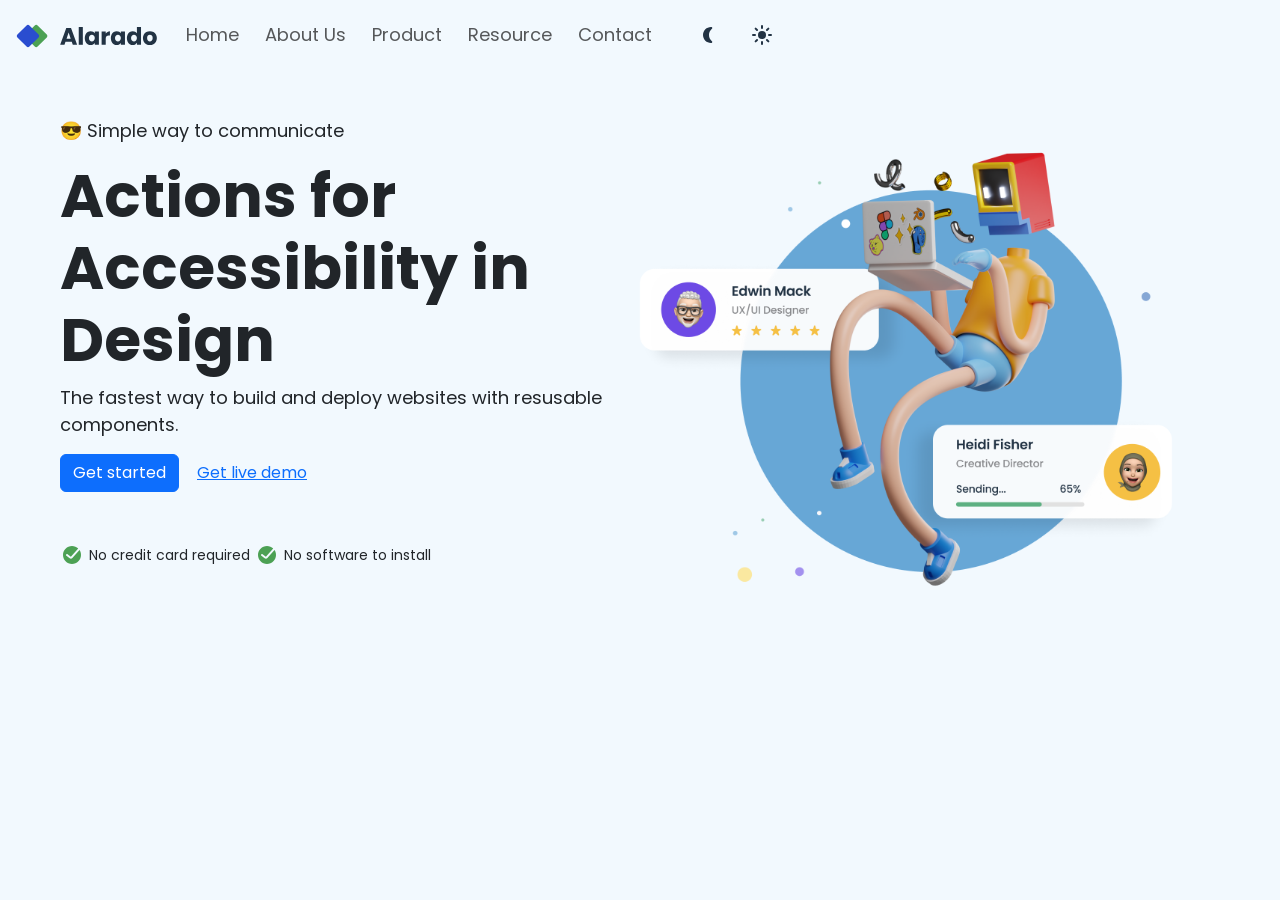
<file: index.html>
<!doctype html>
<html lang="en">

<head>
  <meta charset="utf-8">
  <meta name="viewport" content="width=device-width, initial-scale=1">
  <title>Simple Homepage-Alarado </title>
  <link href="https://cdn.jsdelivr.net/npm/bootstrap@5.3.3/dist/css/bootstrap.min.css" rel="stylesheet"
    integrity="sha384-QWTKZyjpPEjISv5WaRU9OFeRpok6YctnYmDr5pNlyT2bRjXh0JMhjY6hW+ALEwIH" crossorigin="anonymous">
  <link rel="preconnect" href="https://fonts.googleapis.com">
  <link rel="preconnect" href="https://fonts.gstatic.com" crossorigin>
  <link href="https://fonts.googleapis.com/css2?family=Poppins:wght@400;500;600;700&display=swap" rel="stylesheet">
  <link id="theme-style" rel="stylesheet" href="light-mode.css">
</head>

<body>
  <main>
    <nav class="navbar navbar-expand-lg">
      <div class="container-fluid px-3">
        <a class="navbar-brand" href="#">
          <img src="./public/alarado-icon-homepage.svg" alt="Alarado-icon" id="brand-icon">
        </a>
        <button class="navbar-toggler" type="button" data-bs-toggle="collapse" data-bs-target="#navbarNav"
          aria-controls="navbarNav" aria-expanded="false" aria-label="Toggle navigation">
          <span class="navbar-toggler-icon"></span>
        </button>
        <div class="collapse navbar-collapse justify-content-start" id="navbarNav">
          <ul class="navbar-nav">
            <li class="nav-item">
              <a class="nav-link" href="#">Home</a>
            </li>
            <li class="nav-item">
              <a class="nav-link" href="#">About Us</a>
            </li>
            <li class="nav-item">
              <a class="nav-link" href="#">Product</a>
            </li>
            <li class="nav-item">
              <a class="nav-link" href="#">Resource</a>
            </li>
            <li class="nav-item">
              <a class="nav-link" href="#">Contact</a>
            </li>
          </ul>

          <div class="toggle-buttons d-flex ms-3">
            <button id="dark-mode">
              <img src="./public/Moon_fill.svg" alt="half-moon" id="moon-image">
            </button>
            <button id="light-mode">
              <img src="./public/Sun_fill.svg" alt="Sun">
            </button>
          </div>
        </div>
      </div>
    </nav>

    <div class="container m-5">
      <div class="row d-flex flex-column-reverse flex-lg-row">
        <div class="col">
          <p class="light-text">😎 Simple way to communicate</p>
          <h1>Actions for Accessibility in Design</h1>
          <p>The fastest way to build and deploy websites with resusable components.</p>
          <button type="button" class="btn btn-primary">Get started</button>
          <button type="button" class="btn btn-link">Get live demo</button>
          <br>
          <div class="bottom-text mt-5">
            <img src="./public/Done_ring_round_fill.svg" alt="right-round-ring" />
            <span class="small-text"> No credit card required</span>
            <img src="./public/Done_ring_round_fill.svg" alt="right-round-ring" />
            <span class="small-text"> No software to install</span>
          </div>

        </div>
        <div class="col">
          <img src="./public/hero-image-simple-homepage.png" alt="hero" class="img-fluid">
        </div>
      </div>
    </div>
  </main>

  <script src="https://cdn.jsdelivr.net/npm/bootstrap@5.3.3/dist/js/bootstrap.bundle.min.js"
    integrity="sha384-YvpcrYf0tY3lHB60NNkmXc5s9fDVZLESaAA55NDzOxhy9GkcIdslK1eN7N6jIeHz" crossorigin="anonymous"></script>
  <script src="./theme.js"></script>
</body>

</html>
</file>
<file: light-mode.css>
body{
    font-family: "Poppins",sans-serif;
    font-size: 1.125rem;
    background-color: #F2F9FE;
}

.nav-item > .nav-link{
    margin: 5px;
}

h1{
    font-size: 3.75rem;
    font-weight: 700;
}

button{
    font-size: 1rem;
}

.small-text{
    font-size: 0.875rem;
}

.toggle-buttons button {
  background: none;
  border: none;
  cursor: pointer;
  margin: 0 5px;
  padding: 10px;
  border-radius: 50%;
  transition: background-color 0.3s ease;
}

.toggle-buttons button:hover {
  background-color: rgba(0, 0, 0, 0.1);
}

.toggle-buttons img {
  width: 24px;
  height: 24px;
}

/* Align navigation items to the left */
.navbar-nav {
  margin-left: 0;
}
</file>
